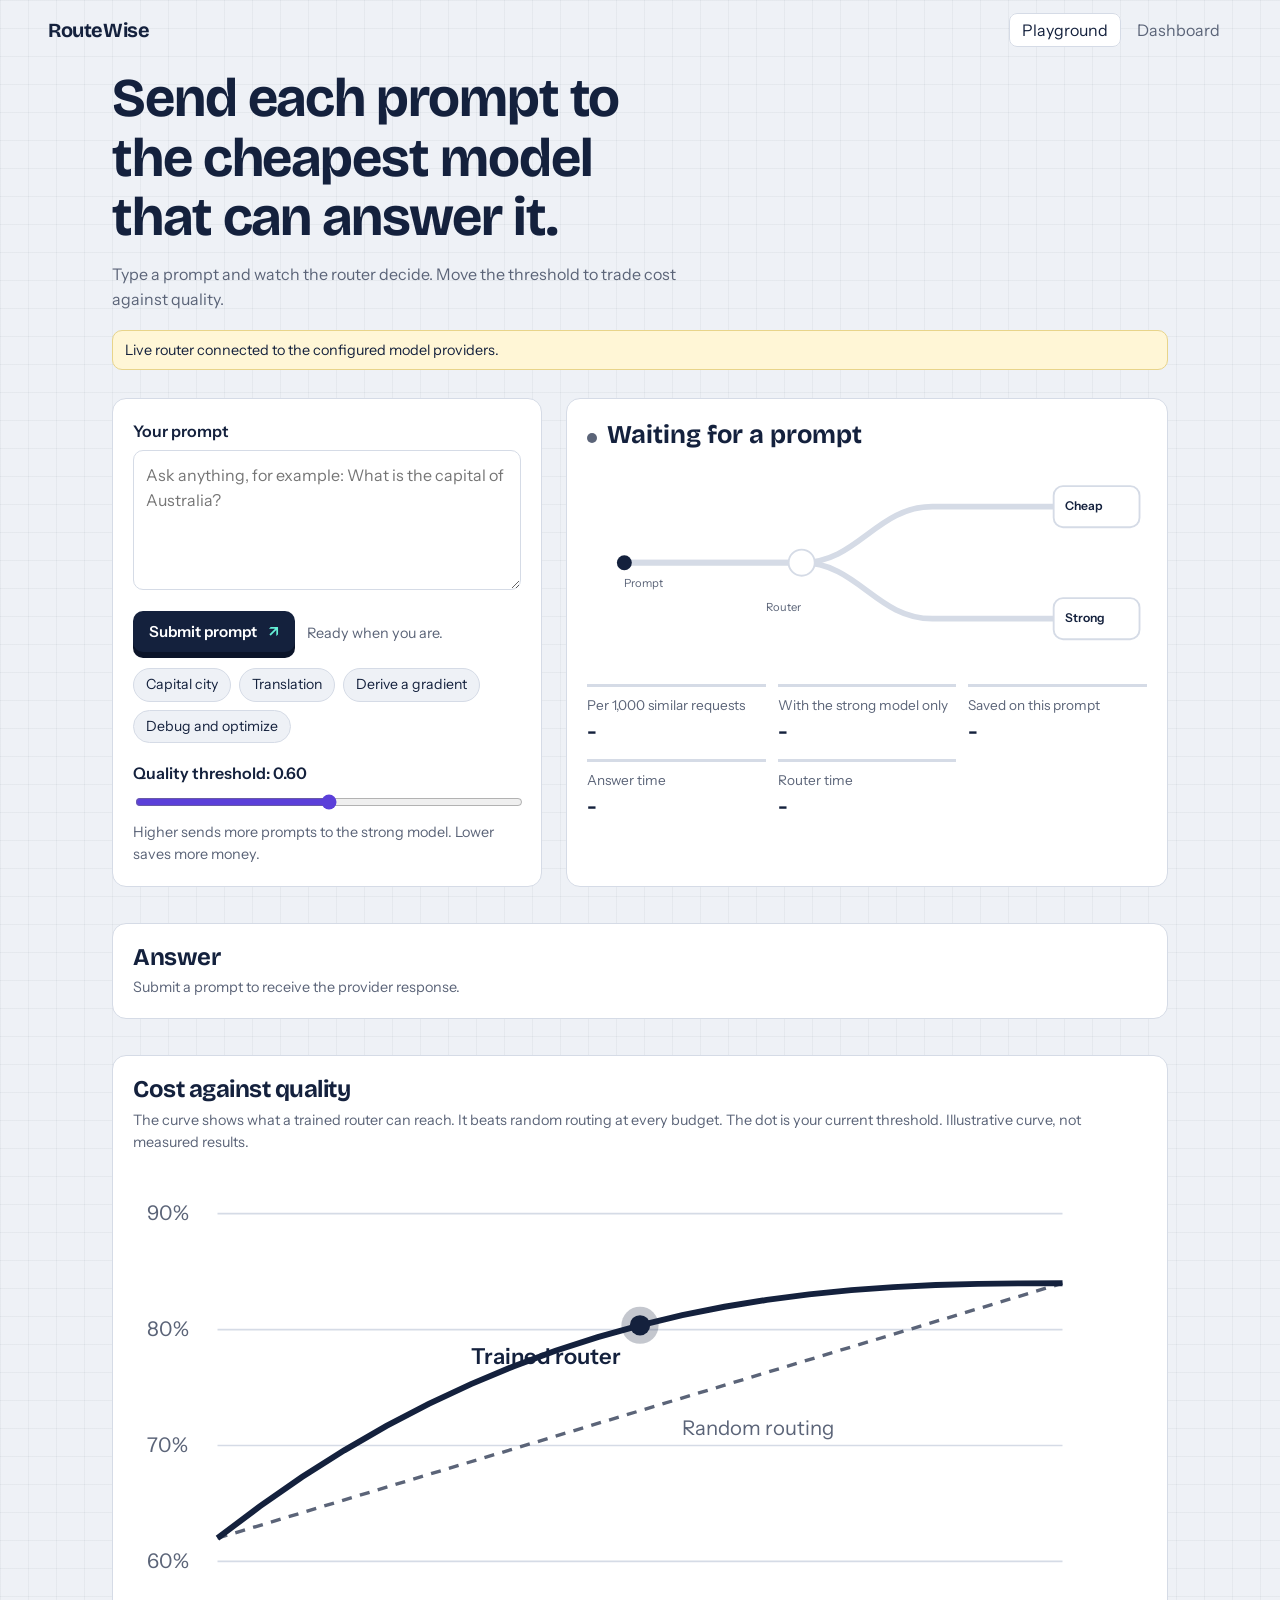
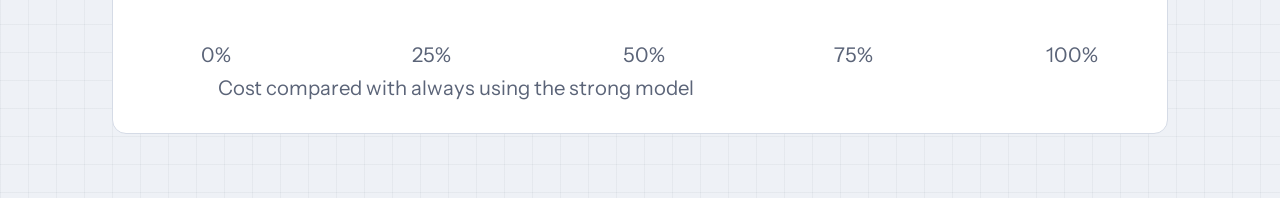
<file: frontend/index.html>
<!doctype html><html lang="en"><head><meta charset="utf-8"><meta name="viewport" content="width=device-width,initial-scale=1">
<title>RouteWise playground</title>
<link rel="stylesheet" href="https://fonts.googleapis.com/css2?family=Bricolage+Grotesque:wght@600;700&family=Instrument+Sans:wght@400;600&display=swap">
<link rel="stylesheet" href="assets/style.css"></head><body>
<header class="top"><a class="brand" href="index.html">RouteWise</a><nav><a href="index.html" aria-current="page">Playground</a><a href="dashboard.html">Dashboard</a></nav></header>
<main class="wrap">
<h1>Send each prompt to the cheapest model that can answer it.</h1>
<p class="lead">Type a prompt and watch the router decide. Move the threshold to trade cost against quality.</p>
<div class="demo">Live router connected to the configured model providers.</div>
<div class="grid">
<section class="panel"><label for="prompt">Your prompt</label>
<textarea id="prompt" placeholder="Ask anything, for example: What is the capital of Australia?"></textarea>
<div class="prompt-actions"><button id="submit-prompt" class="submit-button" type="button">Submit prompt <span>↗</span></button><span id="submit-hint" class="hint">Ready when you are.</span></div>
<div class="chips" aria-label="Examples">
<button data-p="What is the capital of Australia?">Capital city</button>
<button data-p="Translate good morning to Tamil">Translation</button>
<button data-p="Derive the gradient of softmax cross-entropy step by step and prove it matches the Jacobian form">Derive a gradient</button>
<button data-p="Debug this code: def f(x): x.sort() and design an algorithm to optimize it for 1 million items">Debug and optimize</button></div>
<label for="t">Quality threshold: <span id="tv">0.60</span></label>
<input id="t" type="range" min="0.3" max="0.9" step="0.01" value="0.6">
<p class="hint">Higher sends more prompts to the strong model. Lower saves more money.</p></section>
<section class="panel" aria-live="polite">
<p class="verdict"><span class="tag" id="tag"></span><b id="route">Waiting for a prompt</b></p>
<p class="hint" id="why" style="margin-bottom:10px"></p>
<svg viewBox="0 0 600 220" role="img" aria-label="Routing diagram: a prompt enters a junction and goes to the cheap or strong model">
<path id="rc" class="rail" d="M40 110 H230 C290 110 310 50 370 50 H500"/><path id="rs" class="rail" d="M40 110 H230 C290 110 310 170 370 170 H500"/>
<circle class="node" cx="230" cy="110" r="14"/><text class="svgsub" x="40" y="136">Prompt</text><text class="svgsub" x="198" y="140" dx="-6" dy="22">Router</text>
<rect class="node" x="500" y="28" width="92" height="44" rx="10"/><text class="svgtxt" x="512" y="54">Cheap</text>
<rect class="node" x="500" y="148" width="92" height="44" rx="10"/><text class="svgtxt" x="512" y="174">Strong</text>
<circle id="dot" cx="40" cy="110" r="8" fill="#14213d"/></svg>
<div class="stats">
<div class="stat"><span>Per 1,000 similar requests</span><b id="c1">-</b></div>
<div class="stat"><span>With the strong model only</span><b id="c0">-</b></div>
<div class="stat"><span>Saved on this prompt</span><b id="sv">-</b></div>
<div class="stat"><span>Answer time</span><b id="lat">-</b></div>
<div class="stat"><span>Router time</span><b id="rl">-</b></div></div></section></div>
<section class="section panel"><h2>Answer</h2><p class="hint" id="source">Submit a prompt to receive the provider response.</p><div id="answer" class="answer"></div></section>
<section class="section panel"><h2>Cost against quality</h2>
<p class="hint" style="margin-bottom:10px">The curve shows what a trained router can reach. It beats random routing at every budget. The dot is your current threshold. Illustrative curve, not measured results.</p>
<svg id="pareto" viewBox="0 0 600 325" role="img" aria-label="Cost versus quality chart comparing the trained router with random routing"></svg></section>
</main><script src="assets/app.js"></script></body></html>
</file>
<file: frontend/assets/style.css>
:root{--bg:#eef1f6;--card:#fff;--ink:#14213d;--mute:#5b6478;--line:#d5dbe6;--cheap:#0f8f7e;--strong:#5b3fd9;--r:14px}
*{box-sizing:border-box}
body{margin:0;background-color:var(--bg);background-image:linear-gradient(rgba(20,33,61,.045) 1px,transparent 1px),linear-gradient(90deg,rgba(20,33,61,.045) 1px,transparent 1px);background-size:28px 28px;color:var(--ink);font:16px/1.55 "Instrument Sans",system-ui,sans-serif}
h1,h2,.brand{font-family:"Bricolage Grotesque",system-ui,sans-serif;letter-spacing:-.02em;line-height:1.1;margin:0}
.top{display:flex;justify-content:space-between;align-items:center;padding:18px clamp(16px,4vw,48px)}
.brand{font-size:1.25rem;font-weight:700;color:var(--ink);text-decoration:none}
nav a{color:var(--mute);text-decoration:none;padding:6px 12px;border-radius:8px;margin-left:4px}
nav a[aria-current]{color:var(--ink);background:#fff;border:1px solid var(--line)}
.wrap{max-width:1120px;margin:0 auto;padding:8px clamp(16px,4vw,32px) 64px}
h1{font-size:clamp(2rem,5vw,3.4rem);max-width:17ch;font-weight:700}
h2{font-size:1.5rem;margin-bottom:6px}
.lead{color:var(--mute);max-width:56ch;margin:14px 0 0}
.grid{display:grid;grid-template-columns:minmax(0,5fr) minmax(0,7fr);gap:24px;margin-top:28px}
@media(max-width:820px){.grid{grid-template-columns:1fr}}
.panel{background:var(--card);border:1px solid var(--line);border-radius:var(--r);padding:20px}
label{font-weight:600;display:block;margin-bottom:6px}
textarea{width:100%;min-height:140px;resize:vertical;border:1px solid var(--line);border-radius:10px;padding:12px;font:inherit;color:inherit}
:focus-visible{outline:3px solid var(--strong);outline-offset:2px}
.chips{display:flex;flex-wrap:wrap;gap:8px;margin:12px 0 18px}
.chips button{font:inherit;font-size:.88rem;background:var(--bg);border:1px solid var(--line);border-radius:999px;padding:5px 12px;cursor:pointer;color:var(--ink)}
.chips button:hover{border-color:var(--ink)}
.prompt-actions{display:flex;align-items:center;gap:12px;margin:14px 0 16px}
.submit-button{border:0;border-radius:10px;background:var(--ink);color:#fff;font:600 .95rem "Instrument Sans",system-ui,sans-serif;padding:11px 16px;cursor:pointer;box-shadow:0 6px 0 #0b1429;transition:transform .15s,box-shadow .15s,background .15s}
.submit-button span{color:#65f0d7;margin-left:8px}
.submit-button:hover{background:#1d3157;transform:translateY(-1px);box-shadow:0 7px 0 #0b1429}
.submit-button:active{transform:translateY(3px);box-shadow:0 3px 0 #0b1429}
.submit-button:disabled{cursor:wait;opacity:.7;transform:none;box-shadow:0 3px 0 #0b1429}
.submit-button.loading span{animation:blink 1s infinite}
input[type=range]{width:100%;accent-color:var(--strong)}
.hint{color:var(--mute);font-size:.9rem;margin:4px 0 0}
.verdict{display:flex;align-items:baseline;gap:10px;margin:0 0 8px}
.verdict b{font:700 1.6rem "Bricolage Grotesque",system-ui,sans-serif}
.tag{width:10px;height:10px;border-radius:50%;display:inline-block;background:var(--mute)}
svg{display:block;width:100%;height:auto}
.rail{fill:none;stroke:var(--line);stroke-width:6;stroke-linecap:round}
.rail.cheap{stroke:var(--cheap)}.rail.strong{stroke:var(--strong)}
.node{fill:#fff;stroke:var(--line);stroke-width:2}
.svgtxt{font:600 13px "Instrument Sans",system-ui,sans-serif;fill:var(--ink)}
.svgsub{font:12px "Instrument Sans",system-ui,sans-serif;fill:var(--mute)}
.stats{display:grid;grid-template-columns:repeat(auto-fit,minmax(150px,1fr));gap:12px;margin-top:18px}
.stat{border-top:3px solid var(--line);padding-top:8px}
.stat span{display:block;color:var(--mute);font-size:.85rem}
.stat b{font-size:1.25rem}
.section{margin-top:36px}
.answer{font-size:1.02rem;line-height:1.7}
#answer:empty{display:none}
#answer p{margin:0 0 12px}
#answer p:last-child{margin-bottom:0}
#answer h1,#answer h2,#answer h3{margin:18px 0 8px}
#answer ul,#answer ol{margin:0 0 12px;padding-left:24px}
#answer code{background:#eef1f6;border-radius:4px;padding:2px 5px;font:0.9em ui-monospace,SFMono-Regular,Consolas,monospace}
#answer pre{overflow-x:auto;background:#17233d;color:#f5f7fb;border-radius:10px;padding:14px;margin:12px 0}
#answer pre code{background:transparent;padding:0;color:inherit}
.demo{background:#fff6d6;border:1px solid #e8d48a;border-radius:10px;padding:8px 12px;font-size:.9rem;margin-top:18px}
@keyframes blink{50%{opacity:.25}}
table{width:100%;border-collapse:collapse;font-size:.92rem}
th,td{text-align:left;padding:10px 8px;border-bottom:1px solid var(--line)}
th{color:var(--mute);font-weight:600}
.pill{padding:2px 10px;border-radius:999px;color:#fff;font-size:.82rem}
.split{display:flex;height:22px;border-radius:999px;overflow:hidden;margin:10px 0}
.hist{display:flex;align-items:flex-end;gap:6px;height:140px;margin-top:10px}
.hist div{flex:1;background:var(--strong);border-radius:6px 6px 0 0;min-height:2px}
.hist div.c{background:var(--cheap)}
.two{display:grid;grid-template-columns:1fr 1fr;gap:24px;margin-top:24px}
@media(max-width:820px){.two{grid-template-columns:1fr}.scroll{overflow-x:auto}}
@media(prefers-reduced-motion:reduce){*{transition:none!important;animation:none!important}}
</file>
